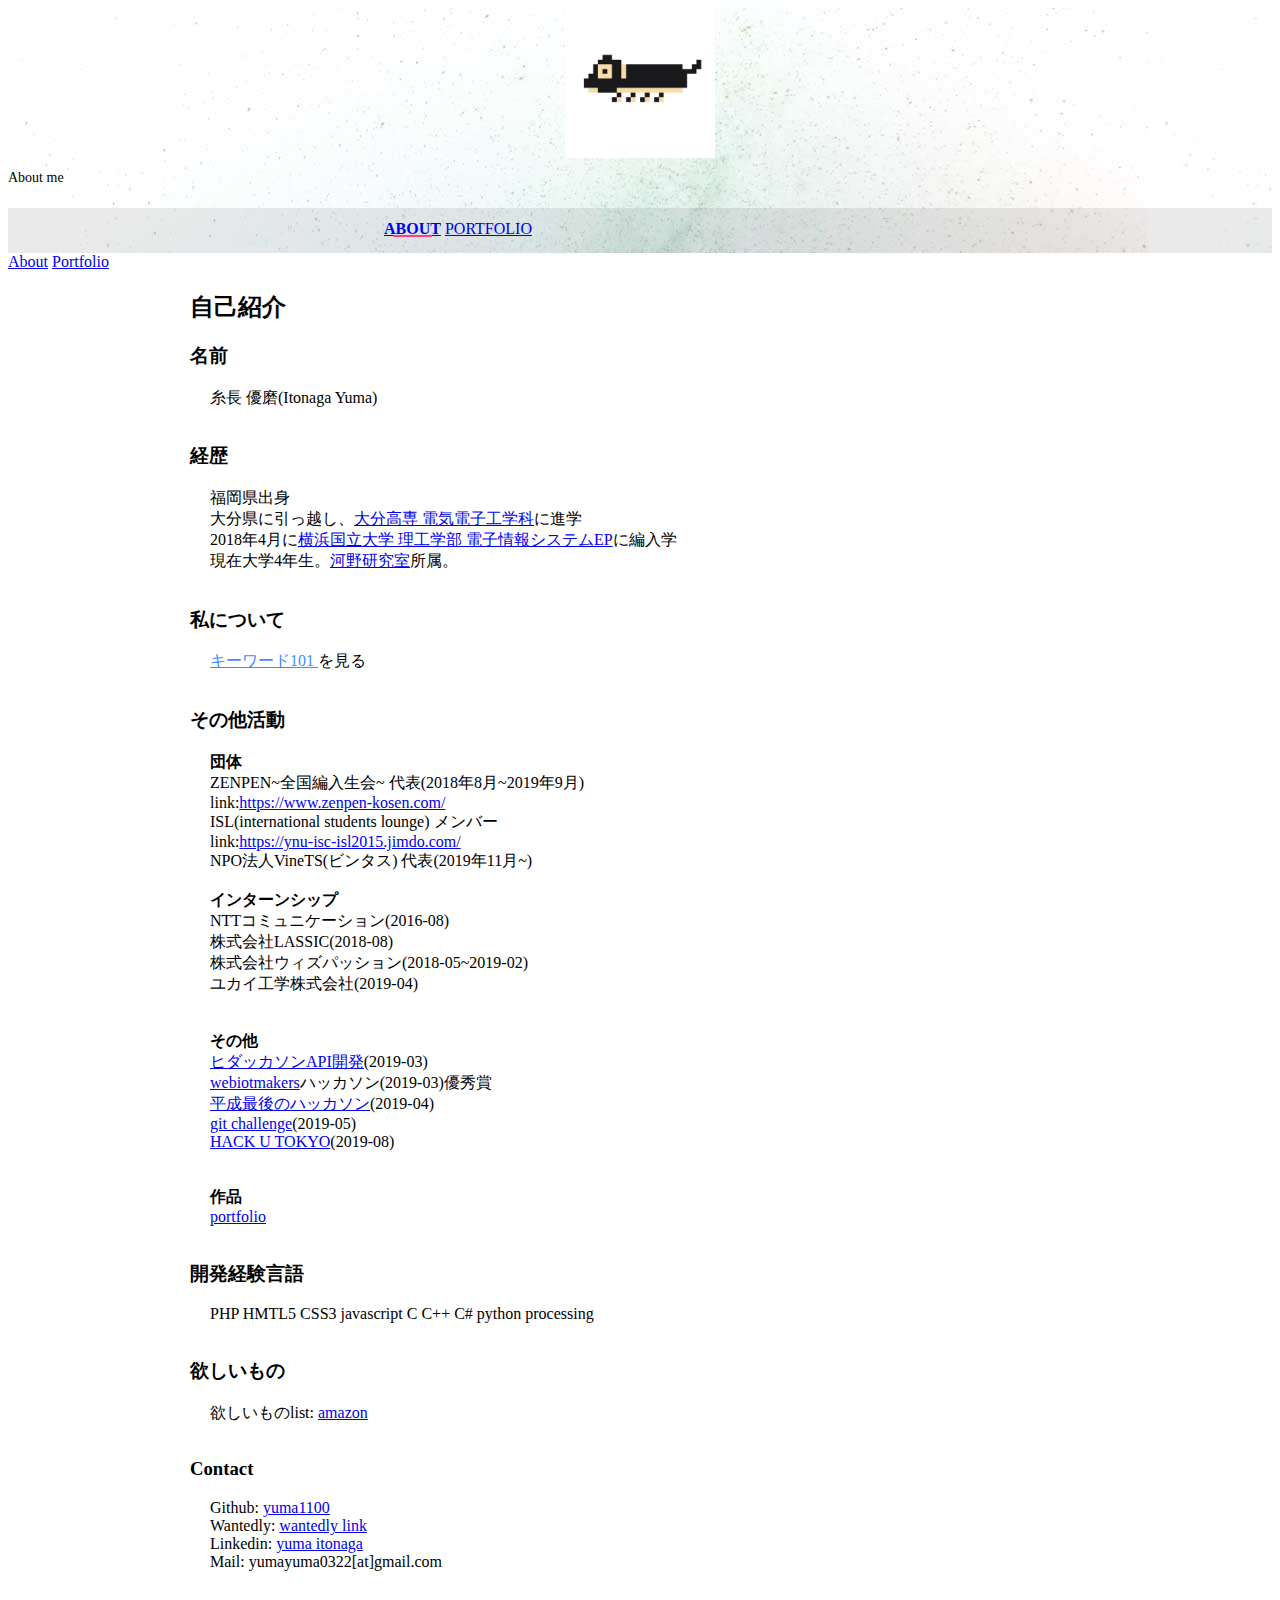
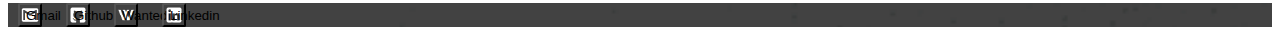
<file: index.html>
<!doctype html>
<html lang="ja">

<head　prefix="og: http://ogp.me/ns# fb: http://ogp.me/ns/ fb# website: http://ogp.me/ns/ website#">
	<!-- Global site tag (gtag.js) - Google Analytics -->
	<script async src="https://www.googletagmanager.com/gtag/js?id=UA-137348525-1"></script>
	<script>
	window.dataLayer = window.dataLayer || [];
	function gtag(){dataLayer.push(arguments);}
	gtag('js', new Date());

	gtag('config', 'UA-137348525-1');

	</script>
	<meta charset="utf-8">
	<meta http-equiv="X-UA-Compatible" content="IE=edge">
	<meta name="description" content="mozzy portfolio">
	<meta name="viewport" content="width=device-width, initial-scale=1.0, minimum-scale=1.0">
	<link rel="shortcut icon" href="images/yuma_dot.jpg" />
	<meta name="twitter:card" content="summary" />
	<meta name="twitter:site" content="@cuscle1100" />
	<meta property="og:url" content="https://www.mozzz.work" /> 
	<meta property="og:title" content="itonaga(mozzz)" />
	<meta property="og:description" content="itonaga yuma (mozzz) hp." /> 
	<meta property="og:image" content="https://scontent-nrt1-1.cdninstagram.com/vp/4af2537861ff0f459db5fe34a48ca4eb/5D322AD8/t51.2885-15/e35/52964929_2219319958384358_8340023051114693089_n.jpg?_nc_ht=scontent-nrt1-1.cdninstagram.com" /> 
	<title>Yuma(mozzz)</title>
	<script src="https://ajax.googleapis.com/ajax/libs/jquery/3.3.1/jquery.min.js"></script>
	<script src="lazysizes.js"></script>
	<link rel="stylesheet" href="https://fonts.googleapis.com/css?family=Roboto:regular,bold,italic,thin,light,bolditalic,black,medium&amp;lang=en">
	<link rel="stylesheet" href="https://code.getmdl.io/1.3.0/material.grey-blue.min.css" />
	<link rel="stylesheet" href="https://fonts.googleapis.com/icon?family=Material+Icons">
	<link rel="stylesheet" href="styles.css" />
	<link rel="shortcut icon" href="favicon.ico" type="image/x-icon">
</head>

<body>
	<div class="mdl-layout mdl-js-layout mdl-layout--fixed-header">
		<header class="mdl-layout__header mdl-layout__header--waterfall portfolio-header">
			<div class="mdl-layout__header-row portfolio-logo-row">
				<span class="mdl-layout__title">
					<div class="portfolio-logo"></div>
					<span class="mdl-layout__title">About me</span>
				</span>
			</div>
			<div class="mdl-layout__header-row portfolio-navigation-row mdl-layout--large-screen-only">
				<nav class="mdl-navigation mdl-typography--body-1-force-preferred-font">
					<a class="mdl-navigation__link is-active" href="index.html">About</a>
					<a class="mdl-navigation__link" href="portfolio.html">Portfolio</a>
				</nav>
			</div>
		</header>
		<div class="mdl-layout__drawer mdl-layout--small-screen-only">
			<nav class="mdl-navigation mdl-typography--body-1-force-preferred-font">
				<a class="mdl-navigation__link now-position" href="index.html">About</a>
				<a class="mdl-navigation__link" href="portfolio.html">Portfolio</a>
			</nav>
		</div>
		<main class="mdl-layout__content">
			<div class="mdl-grid portfolio-max-width">

				<div class="mdl-cell mdl-cell--12-col mdl-card mdl-shadow--4dp">
					<div class="mdl-card__title">
						<h2 class="mdl-card__title-text">自己紹介</h2>
					</div>

					<div class="mdl-grid portfolio-copy">
						<h3 class="mdl-cell mdl-cell--12-col mdl-typography--headline">名前</h3>
						<div class="mdl-cell mdl-cell--8-col mdl-card__supporting-text no-padding ">
							<p>
								糸長 優磨(Itonaga Yuma)
							</p>
						</div>
						<h3 class="mdl-cell mdl-cell--12-col mdl-typography--headline">経歴</h3>
						<div class="mdl-cell mdl-cell--8-col mdl-card__supporting-text no-padding ">
							<p>
								福岡県出身<br>
								大分県に引っ越し、<a href="http://ee.oita-ct.ac.jp/">大分高専 電気電子工学科</a>に進学<br>
								2018年4月に<a href="http://www.ece.ynu.ac.jp/">横浜国立大学 理工学部 電子情報システムEP</a>に編入学 <br>
								現在大学4年生。<a href="http://www.kohnolab.dnj.ynu.ac.jp/">河野研究室</a>所属。
							</p>
						</div>
						<h3 class="mdl-cell mdl-cell--12-col mdl-typography--headline">私について</h3>
						<div class="mdl-cell mdl-cell--8-col mdl-card__supporting-text no-padding ">
							<p>
								<span id='keyword101' class='key'>
									キーワード101
								</span>を見る
							</p>
						</div>
						




						<h3 class="mdl-cell mdl-cell--12-col mdl-typography--headline">その他活動</h3>

						<div class="mdl-cell mdl-cell--8-col mdl-card__supporting-text no-padding ">
							<p>
								<b>団体</b><br>
								ZENPEN~全国編入生会~ 代表(2018年8月~2019年9月) <br>link:<a href="https://www.zenpen-kosen.com/">https://www.zenpen-kosen.com/</a><br>
								ISL(international students lounge) メンバー <br>link:<a href="https://ynu-isc-isl2015.jimdo.com/">https://ynu-isc-isl2015.jimdo.com/</a> <br>
								NPO法人VineTS(ビンタス) 代表(2019年11月~)
								<br>
								<br><b>インターンシップ</b><br>
								NTTコミュニケーション(2016-08) <br>
								株式会社LASSIC(2018-08) <br>
								株式会社ウィズパッション(2018-05~2019-02) <br>
								ユカイ工学株式会社(2019-04) <br>
								<br>
								<br><b>その他</b><br>
								<a href="https://www.cyberagent.co.jp/careers/students/event/detail/id=22657">ヒダッカソンAPI開発</a>(2019-03) <br>
								<a href="https://webiotmakers.connpass.com/event/110708/">webiotmakers</a>ハッカソン(2019-03)優秀賞<br>
								<a href="https://www.cyberagent.co.jp/careers/students/event/detail/id=22909">平成最後のハッカソン</a>(2019-04)<br>
								<a href="https://alpha.mixi.co.jp/entry/2015/10/16/114203">git challenge</a>(2019-05) <br>
								<a href="https://hacku.yahoo.co.jp/2019/">HACK U TOKYO</a>(2019-08) <br>
								<br>
								<br><b>作品</b><br>
								<a href="./portfolio.html">portfolio</a>
							</p>
						</div>
						<h3 class="mdl-cell mdl-cell--12-col mdl-typography--headline">開発経験言語</h3>

						<div class="mdl-cell mdl-cell--8-col mdl-card__supporting-text no-padding ">
							<p>
								<span class="inline"> PHP </span>
								<span class="inline"> HMTL5 </span>
								<span class="inline"> CSS3 </span>
								<span class="inline"> javascript </span>
								<span class="inline"> C </span>
								<span class="inline"> C++ </span>
								<span class="inline"> C# </span>
								<span class="inline"> python </span>
								<span class="inline"> processing </span>
							</p>
						</div>
						
						<h3 class="mdl-cell mdl-cell--12-col mdl-typography--headline">欲しいもの</h3>

						<div class="mdl-cell mdl-cell--8-col mdl-card__supporting-text no-padding ">
							<p>
								欲しいものlist: <a href="http://amzn.asia/0V6Yq0q">amazon</a><br>
							</p>
						</div>

						<h3 class="mdl-cell mdl-cell--12-col mdl-typography--headline">Contact</h3>

						<div class="mdl-cell mdl-cell--8-col mdl-card__supporting-text no-padding ">
							<p>
								Github: <a href="https://github.com/yuma1100">yuma1100</a><br>
								Wantedly: <a href="https://www.wantedly.com/users/66228158">wantedly link</a><br>
								Linkedin: <a href="https://www.linkedin.com/in/yuma-itonaga-56633b175">yuma itonaga</a> <br>
								Mail: yumayuma0322[at]gmail.com
							</p>
						</div>
					</div>
				</div>
			</div>
			<footer class="mdl-mini-footer">
				<div class="mdl-mini-footer__left-section">
					<button class="mdl-mini-footer--social-btn social-btn social-btn__gmail" onclick="location.href='mailto:yumayuma0322@gmail.com'">
						<span class="visuallyhidden">Gmail</span>
					</button>
					<button class="mdl-mini-footer--social-btn social-btn social-btn__github" onclick="location.href='https://github.com/yuma1100'">
						<span class="visuallyhidden">Github</span>
					</button>
					<button class="mdl-mini-footer--social-btn social-btn social-btn__wantedly" onclick="location.href='https://www.wantedly.com/users/66228158'">
						<span class="visuallyhidden">Wantedly</span>
					</button>
					<button class="mdl-mini-footer--social-btn social-btn social-btn__linkedin" onclick="location.href='https://www.linkedin.com/in/yuma-itonaga-56633b175'">
						<span class="visuallyhidden">Linkedin</span>
					</button>
				</div>
			</footer>
		</main>
		<div id="back-curtain"></div>		
		<div  id="key101" class="mdl-cell mdl-cell--12-col mdl-card mdl-shadow--4dp act_article">
			<div class="mdl-card__media">
				<img class="act_image lazyload" src="images/keywords101lite.png" data-src="images/keywords101.png" border="0" alt="">
			</div>
			<div class="mdl-grid portfolio-copy">
				<h3 class="mdl-cell mdl-cell--12-col mdl-typography--headline port-title">キーワード101</h3>
				<div class="mdl-cell mdl-cell--6-col mdl-card__supporting-text no-padding">
					<p class="port">
						自分のキーワード101です。 サービス：<a href=https://coggle.it/diagram/XI82wthHehONE_5L/t/%E3%81%82%E3%81%AA%E3%81%9F%E3%82%92%E8%A1%A8%E3%81%99101%E3%82%AD%E3%83%BC%E3%83%AF%E3%83%BC%E3%83%89/1da9c0a91b1259dd9f79ddd6e33d3a2187b3ffa0d3c3cc99ada670628287b3f8>
						coggle</a>
					</p>
				</div>
				<button class="mdl-button mdl-js-button btn-center">
					close
				</button>
			</div>
		</div>
	</div>
	<script src="https://code.getmdl.io/1.3.0/material.min.js"></script>
	<script src="script.js"></script>
</body>

</html>
</file>
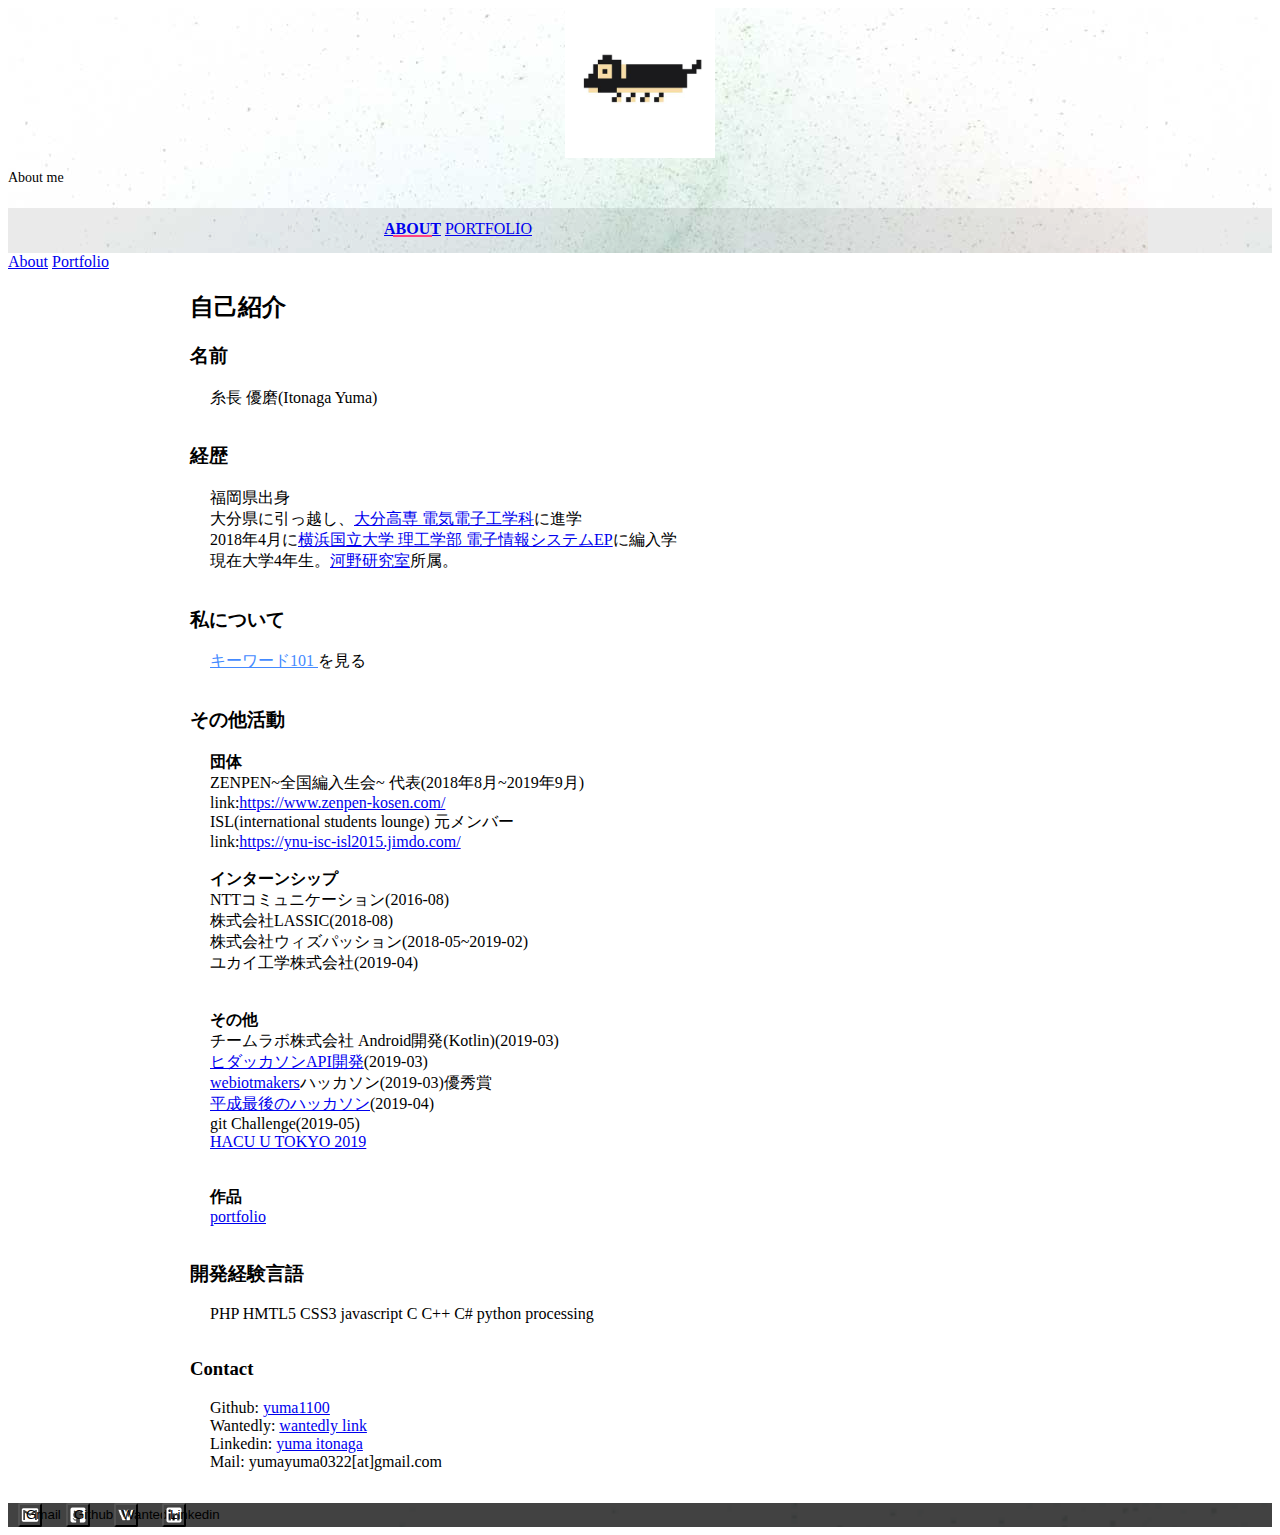
<file: profile.html>
<!doctype html>
<html lang="ja">

<head　prefix="og: http://ogp.me/ns# fb: http://ogp.me/ns/ fb# website: http://ogp.me/ns/ website#">
	<!-- Global site tag (gtag.js) - Google Analytics -->
	<script async src="https://www.googletagmanager.com/gtag/js?id=UA-137348525-1"></script>
	<script>
	window.dataLayer = window.dataLayer || [];
	function gtag(){dataLayer.push(arguments);}
	gtag('js', new Date());

	gtag('config', 'UA-137348525-1');
	</script>
	<meta charset="utf-8">
	<meta http-equiv="X-UA-Compatible" content="IE=edge">
	<meta name="description" content="mozzy portfolio">
	<meta name="viewport" content="width=device-width, initial-scale=1.0, minimum-scale=1.0">
	<link rel="shortcut icon" href="images/yuma_dot.jpg" />
	<meta name="twitter:card" content="summary" />
	<meta name="twitter:site" content="@cuscle1100" />
	<meta property="og:url" content="https://www.mozzz.work" /> 
	<meta property="og:title" content="itonaga(mozzz)" />
	<meta property="og:description" content="my hp." /> 
	<meta property="og:image" content="https://scontent-nrt1-1.cdninstagram.com/vp/4af2537861ff0f459db5fe34a48ca4eb/5D322AD8/t51.2885-15/e35/52964929_2219319958384358_8340023051114693089_n.jpg?_nc_ht=scontent-nrt1-1.cdninstagram.com" /> 
	<title>Yuma(mozzz)</title>
	<script src="https://ajax.googleapis.com/ajax/libs/jquery/3.3.1/jquery.min.js"></script>
	<script src="lazysizes.js"></script>
	<link rel="stylesheet" href="https://fonts.googleapis.com/css?family=Roboto:regular,bold,italic,thin,light,bolditalic,black,medium&amp;lang=en">
	<link rel="stylesheet" href="https://code.getmdl.io/1.3.0/material.grey-blue.min.css" />
	<link rel="stylesheet" href="https://fonts.googleapis.com/icon?family=Material+Icons">
	<link rel="stylesheet" href="styles.css" />
	<link rel="shortcut icon" href="favicon.ico" type="image/x-icon">
</head>

<body>
	<div class="mdl-layout mdl-js-layout mdl-layout--fixed-header">
		<header class="mdl-layout__header mdl-layout__header--waterfall portfolio-header">
			<div class="mdl-layout__header-row portfolio-logo-row">
				<span class="mdl-layout__title">
					<div class="portfolio-logo"></div>
					<span class="mdl-layout__title">About me</span>
				</span>
			</div>
			<div class="mdl-layout__header-row portfolio-navigation-row mdl-layout--large-screen-only">
				<nav class="mdl-navigation mdl-typography--body-1-force-preferred-font">
					<a class="mdl-navigation__link is-active" href="index.html">About</a>
					<a class="mdl-navigation__link" href="portfolio.html">Portfolio</a>
				</nav>
			</div>
		</header>
		<div class="mdl-layout__drawer mdl-layout--small-screen-only">
			<nav class="mdl-navigation mdl-typography--body-1-force-preferred-font">
				<a class="mdl-navigation__link now-position" href="index.html">About</a>
				<a class="mdl-navigation__link" href="portfolio.html">Portfolio</a>
			</nav>
		</div>
		<main class="mdl-layout__content">
			<div class="mdl-grid portfolio-max-width">

				<div class="mdl-cell mdl-cell--12-col mdl-card mdl-shadow--4dp">
					<div class="mdl-card__title">
						<h2 class="mdl-card__title-text">自己紹介</h2>
					</div>

					<div class="mdl-grid portfolio-copy">
						<h3 class="mdl-cell mdl-cell--12-col mdl-typography--headline">名前</h3>
						<div class="mdl-cell mdl-cell--8-col mdl-card__supporting-text no-padding ">
							<p>
								糸長 優磨(Itonaga Yuma)
							</p>
						</div>
						<h3 class="mdl-cell mdl-cell--12-col mdl-typography--headline">経歴</h3>
						<div class="mdl-cell mdl-cell--8-col mdl-card__supporting-text no-padding ">
							<p>
								福岡県出身<br>
								大分県に引っ越し、<a href="http://ee.oita-ct.ac.jp/">大分高専 電気電子工学科</a>に進学<br>
								2018年4月に<a href="http://www.ece.ynu.ac.jp/">横浜国立大学 理工学部 電子情報システムEP</a>に編入学 <br>
								現在大学4年生。<a href="http://www.kohnolab.dnj.ynu.ac.jp/">河野研究室</a>所属。
							</p>
						</div>
						<h3 class="mdl-cell mdl-cell--12-col mdl-typography--headline">私について</h3>
						<div class="mdl-cell mdl-cell--8-col mdl-card__supporting-text no-padding ">
							<p>
								<span id='keyword101' class='key'>
									キーワード101
								</span>を見る
							</p>
						</div>
						




						<h3 class="mdl-cell mdl-cell--12-col mdl-typography--headline">その他活動</h3>

						<div class="mdl-cell mdl-cell--8-col mdl-card__supporting-text no-padding ">
							<p>
								<b>団体</b><br>
								ZENPEN~全国編入生会~ 代表(2018年8月~2019年9月) <br>link:<a href="https://www.zenpen-kosen.com/">https://www.zenpen-kosen.com/</a><br>
								ISL(international students lounge) 元メンバー <br>link:<a href="https://ynu-isc-isl2015.jimdo.com/">https://ynu-isc-isl2015.jimdo.com/</a> 
								<br>
								<br><b>インターンシップ</b><br>
								NTTコミュニケーション(2016-08) <br>
								株式会社LASSIC(2018-08) <br>
								株式会社ウィズパッション(2018-05~2019-02) <br>
								ユカイ工学株式会社(2019-04) <br>
								<br>
								<br><b>その他</b><br>
								チームラボ株式会社 Android開発(Kotlin)(2019-03) <br>
								<a href="https://www.cyberagent.co.jp/careers/students/event/detail/id=22657">ヒダッカソンAPI開発</a>(2019-03) <br>
								<a href="https://webiotmakers.connpass.com/event/110708/">webiotmakers</a>ハッカソン(2019-03)優秀賞<br>
								<a href="https://www.cyberagent.co.jp/careers/students/event/detail/id=22909">平成最後のハッカソン</a>(2019-04)<br>
								git Challenge(2019-05) <br>
								<a href="https://hacku.yahoo.co.jp/hacku2019tokyo/">HACU U TOKYO 2019</a><br>
								<br>
								<br><b>作品</b><br>
								<a href="./portfolio.html">portfolio</a>
							</p>
						</div>
						<h3 class="mdl-cell mdl-cell--12-col mdl-typography--headline">開発経験言語</h3>

						<div class="mdl-cell mdl-cell--8-col mdl-card__supporting-text no-padding ">
							<p>
								<span class="inline"> PHP </span>
								<span class="inline"> HMTL5 </span>
								<span class="inline"> CSS3 </span>
								<span class="inline"> javascript </span>
								<span class="inline"> C </span>
								<span class="inline"> C++ </span>
								<span class="inline"> C# </span>
								<span class="inline"> python </span>
								<span class="inline"> processing </span>
							</p>
						</div>
						<h3 class="mdl-cell mdl-cell--12-col mdl-typography--headline">Contact</h3>

						<div class="mdl-cell mdl-cell--8-col mdl-card__supporting-text no-padding ">
							<p>
								Github: <a href="https://github.com/yuma1100">yuma1100</a><br>
								Wantedly: <a href="https://www.wantedly.com/users/66228158">wantedly link</a><br>
								Linkedin: <a href="https://www.linkedin.com/in/yuma-itonaga-56633b175">yuma itonaga</a> <br>
								Mail: yumayuma0322[at]gmail.com
							</p>
						</div>
					</div>
				</div>
			</div>
			<footer class="mdl-mini-footer">
				<div class="mdl-mini-footer__left-section">
					<button class="mdl-mini-footer--social-btn social-btn social-btn__gmail" onclick="location.href='mailto:yumayuma0322@gmail.com'">
						<span class="visuallyhidden">Gmail</span>
					</button>
					
					<button class="mdl-mini-footer--social-btn social-btn social-btn__github" onclick="location.href='https://github.com/yuma1100'">
						<span class="visuallyhidden">Github</span>
					</button>
					<button class="mdl-mini-footer--social-btn social-btn social-btn__wantedly" onclick="location.href='https://www.wantedly.com/users/66228158'">
						<span class="visuallyhidden">Wantedly</span>
					</button>
					<button class="mdl-mini-footer--social-btn social-btn social-btn__linkedin" onclick="location.href='https://www.linkedin.com/in/yuma-itonaga-56633b175'">
						<span class="visuallyhidden">Linkedin</span>
					</button>
				</div>
			</footer>
		</main>
		<div id="back-curtain"></div>		
		<div  id="key101" class="mdl-cell mdl-cell--12-col mdl-card mdl-shadow--4dp act_article">
			<div class="mdl-card__media">
				<img class="act_image lazyload" src="images/keywords101lite.png" data-src="images/keywords101.png" border="0" alt="">
			</div>
			<div class="mdl-grid portfolio-copy">
				<h3 class="mdl-cell mdl-cell--12-col mdl-typography--headline port-title">キーワード101</h3>
				<div class="mdl-cell mdl-cell--6-col mdl-card__supporting-text no-padding">
					<p class="port">
						自分のキーワード101です。 サービス：<a href=https://coggle.it/diagram/XI82wthHehONE_5L/t/%E3%81%82%E3%81%AA%E3%81%9F%E3%82%92%E8%A1%A8%E3%81%99101%E3%82%AD%E3%83%BC%E3%83%AF%E3%83%BC%E3%83%89/1da9c0a91b1259dd9f79ddd6e33d3a2187b3ffa0d3c3cc99ada670628287b3f8>
						coggle</a>
					</p>
				</div>
				<button class="mdl-button mdl-js-button btn-center">
					close
				</button>
			</div>
		</div>
	</div>
	<script src="https://code.getmdl.io/1.3.0/material.min.js"></script>
	<script src="script.js"></script>
</body>

</html>
</file>
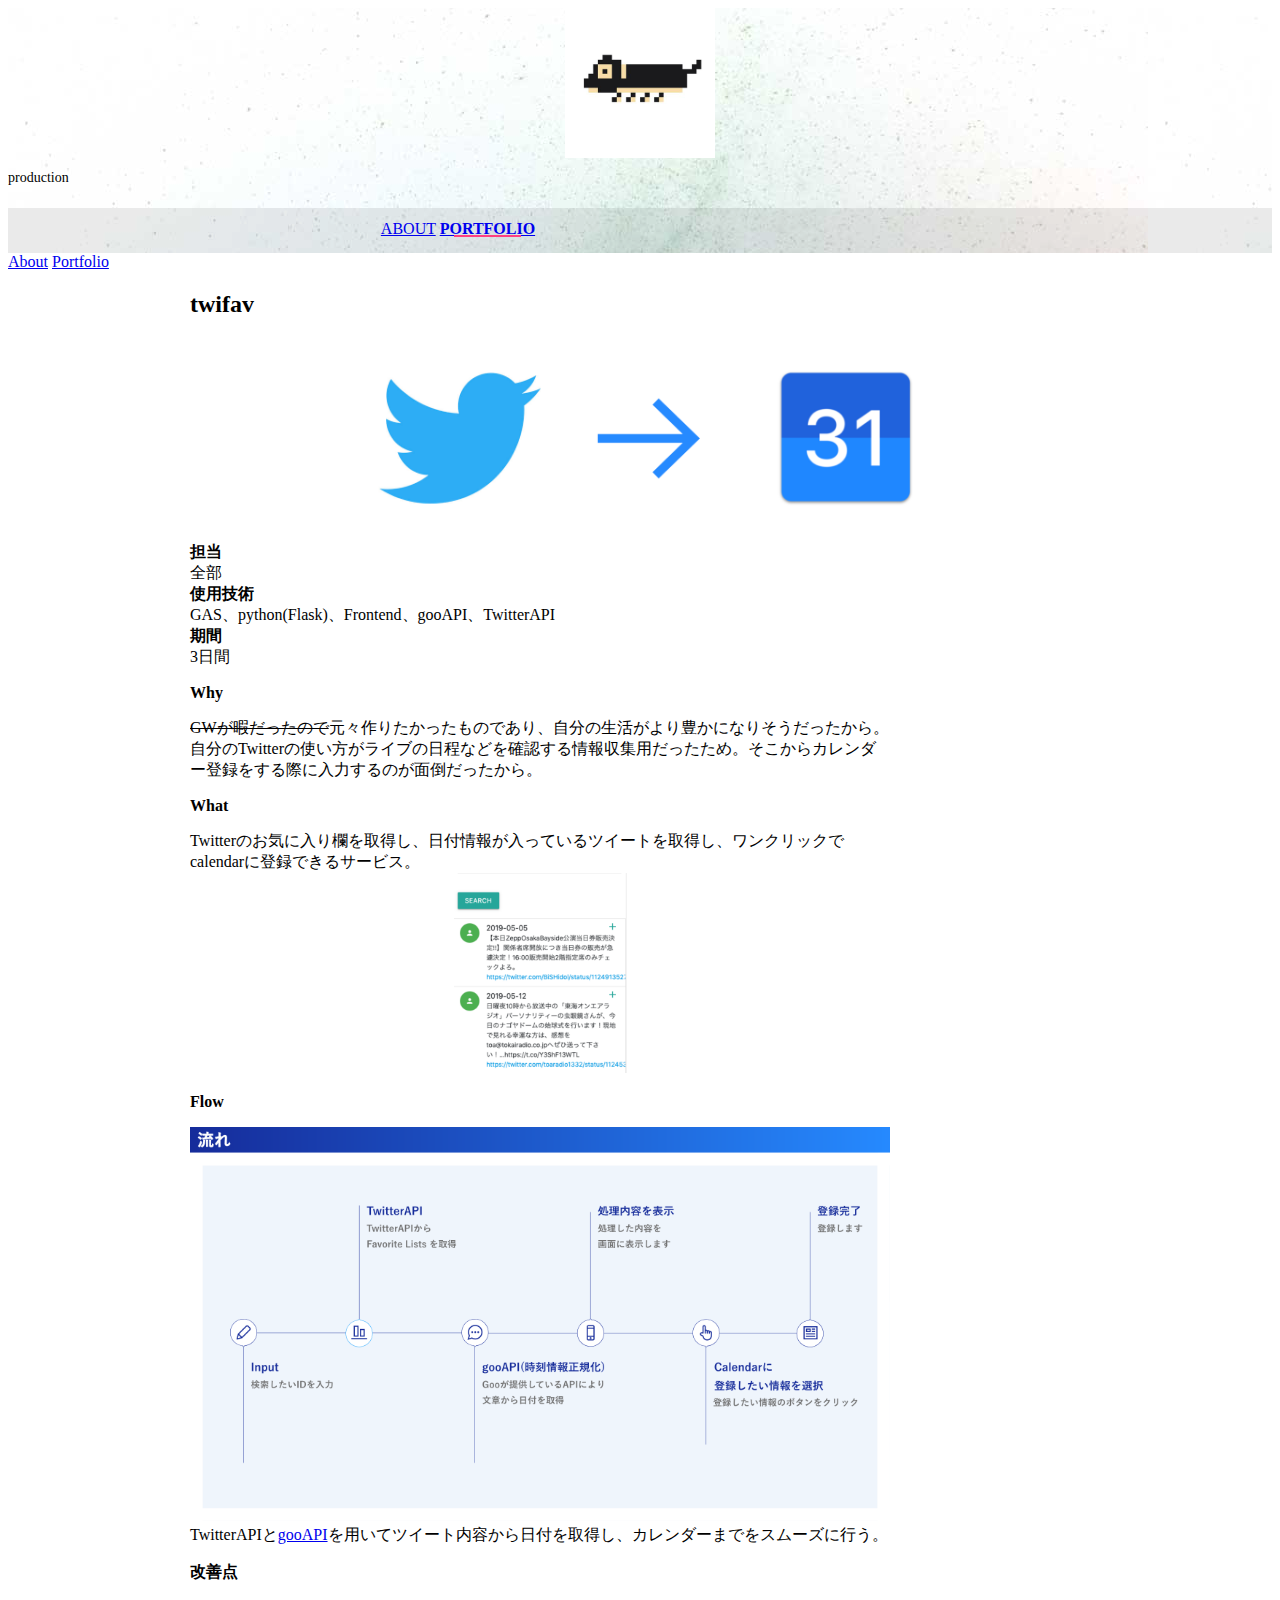
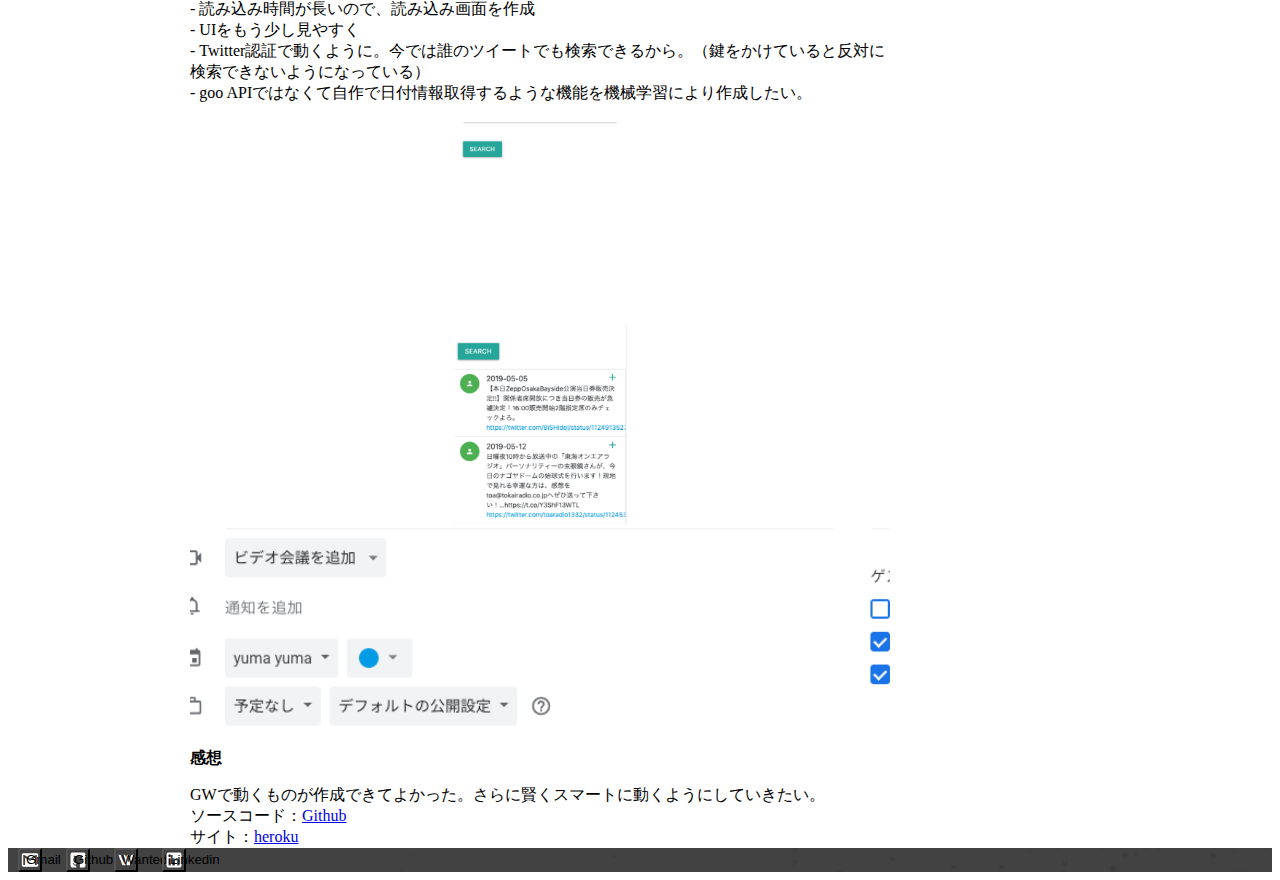
<file: portfolio/4.html>
<!doctype html>
<html lang="ja">

<head>
	<meta charset="utf-8">
	<meta http-equiv="X-UA-Compatible" content="IE=edge">
	<meta name="description" content="2020年GWに作成したもの">
	<meta name="viewport" content="width=device-width, initial-scale=1.0, minimum-scale=1.0">
	<link rel="shortcut icon" href="../images/yuma_dot.jpg" />
	<meta name="twitter:card" content="summary" />
	<meta name="twitter:site" content="@mozzz111010" />
	<meta property="og:url" content="https://www.mozzz.work" /> 
	<meta property="og:title" content="twifav" />
	<meta property="og:description" content="twifav" /> 
	<meta property="og:image" content="https://scontent-nrt1-1.cdninstagram.com/vp/4af2537861ff0f459db5fe34a48ca4eb/5D322AD8/t51.2885-15/e35/52964929_2219319958384358_8340023051114693089_n.jpg?_nc_ht=scontent-nrt1-1.cdninstagram.com" /> 
	<title>twifav</title>
	<script src="https://ajax.googleapis.com/ajax/libs/jquery/3.3.1/jquery.min.js"></script>
	<link rel="stylesheet" href="https://fonts.googleapis.com/css?family=Roboto:regular,bold,italic,thin,light,bolditalic,black,medium&amp;lang=en">
	<link rel="stylesheet" href="https://code.getmdl.io/1.3.0/material.grey-blue.min.css" />
	<link rel="stylesheet" href="https://fonts.googleapis.com/icon?family=Material+Icons">
	<link rel="stylesheet" href="../styles.css" />
	<link rel="shortcut icon" href="../favicon.ico" type="image/x-icon">
</head>

<body>
	<div class="mdl-layout mdl-js-layout mdl-layout--fixed-header">
		<header class="mdl-layout__header mdl-layout__header--waterfall portfolio-header">
			<div class="mdl-layout__header-row portfolio-logo-row">
				<span class="mdl-layout__title">
					<div class="portfolio-logo"></div>
					<span class="mdl-layout__title">production</span>
				</span>
			</div>
			<div class="mdl-layout__header-row portfolio-navigation-row mdl-layout--large-screen-only">
				<nav class="mdl-navigation mdl-typography--body-1-force-preferred-font">
					<a class="mdl-navigation__link" href="../index.html">About</a>
					<a class="mdl-navigation__link is-active" href="../portfolio.html">Portfolio</a>
				</nav>
			</div>
		</header>
		<div class="mdl-layout__drawer mdl-layout--small-screen-only">
			<nav class="mdl-navigation mdl-typography--body-1-force-preferred-font">
				<a class="mdl-navigation__link" href="../index.html">About</a>
				<a class="mdl-navigation__link is-active" href="../portfolio.html">Portfolio</a>
			</nav>
		</div>
		<main class="mdl-layout__content">
			<div class="mdl-grid portfolio-max-width">
				<div class="mdl-cell mdl-cell--12-col mdl-card mdl-shadow--4dp">
					<div class="mdl-card__title">
						<h2 class="mdl-card__title-text">twifav</h2>
					</div>
					<div class="mdl-card__media">
						<img class="article-image" src="../images/twifav/main.png" border="0" alt="">
					</div>
					<div class="mdl-card__supporting-text">
						<strong>担当</strong> <br>
						<span>全部</span><br>
						<strong>使用技術</strong> <br>
						<span>GAS、python(Flask)、Frontend、gooAPI、TwitterAPI</span><br>
						<strong>期間</strong><br>
						<span>3日間</span>
					</div>
					<div class="mdl-grid portfolio-copy">
						<h3 class="mdl-cell mdl-cell--12-col mdl-typography--headline port-title">Why</h3>
						<div class="mdl-card__supporting-text">
							<s>GWが暇だったので</s>元々作りたかったものであり、自分の生活がより豊かになりそうだったから。<br>
							自分のTwitterの使い方がライブの日程などを確認する情報収集用だったため。そこからカレンダー登録をする際に入力するのが面倒だったから。
						</div>
						<h3 class="mdl-cell mdl-cell--12-col mdl-typography--headline port-title">What</h3>
						<div class="mdl-card__supporting-text">
							Twitterのお気に入り欄を取得し、日付情報が入っているツイートを取得し、ワンクリックでcalendarに登録できるサービス。
						</div>
						<div class="mdl-cell mdl-cell--12-col">
							<img class="article-image" src="../images/twifav/Search.png" border="0" alt="">
						</div>
						<h3 class="mdl-cell mdl-cell--12-col mdl-typography--headline port-title">Flow</h3>
						<div class="mdl-cell mdl-cell--12-col">
							<img class="article-image-comp" src="../images/twifav/flow.png" border="0" alt="">
						</div>
						<div class="mdl-card__supporting-text">
								TwitterAPIと<a href="https://labs.goo.ne.jp/api/">gooAPI</a>を用いてツイート内容から日付を取得し、カレンダーまでをスムーズに行う。
						</div>
						<h3 class="mdl-cell mdl-cell--12-col mdl-typography--headline port-title">改善点</h3>
						<div class="mdl-cell mdl-cell--6-col mdl-card__supporting-text no-padding">
							<p class="port">
								- 読み込み時間が長いので、読み込み画面を作成<br>
								- UIをもう少し見やすく<br>
								- Twitter認証で動くように。今では誰のツイートでも検索できるから。（鍵をかけていると反対に検索できないようになっている）<br>
								- goo APIではなくて自作で日付情報取得するような機能を機械学習により作成したい。<br>
							</p>
						</div>
						<div class="mdl-cell mdl-cell--6-col">
								<img class="article-image" src="../images/twifav/top.png" border="0" alt="">
						</div>
						<div class="mdl-cell mdl-cell--6-col">
								<img class="article-image" src="../images/twifav/Search.png" border="0" alt="">
						</div>
						<div class="mdl-cell mdl-cell--6-col">
								<img class="article-image" src="../images/twifav/reg.png" border="0" alt="">
						</div>
						<h3 class="mdl-cell mdl-cell--12-col mdl-typography--headline port-title">感想</h3>
						<div class="mdl-card__supporting-text">
							GWで動くものが作成できてよかった。さらに賢くスマートに動くようにしていきたい。<br>
							ソースコード：<a href="https://github.com/yuma1100/twitter-calendar">Github</a><br>
							サイト：<a href="https://twifav.herokuapp.com/">heroku</a>
						</div>
					</div>
				</div>
			</div>
			<footer class="mdl-mini-footer">
				<div class="mdl-mini-footer__left-section">
					<button class="mdl-mini-footer--social-btn social-btn social-btn__gmail" onclick="location.href='mailto:yumayuma0322@gmail.com'">
						<span class="visuallyhidden">Gmail</span>
					</button>
					
					<button class="mdl-mini-footer--social-btn social-btn social-btn__github" onclick="location.href='https://github.com/yuma1100'">
						<span class="visuallyhidden">Github</span>
					</button>
					<button class="mdl-mini-footer--social-btn social-btn social-btn__wantedly" onclick="location.href='https://www.wantedly.com/users/66228158'">
						<span class="visuallyhidden">Wantedly</span>
					</button>
					<button class="mdl-mini-footer--social-btn social-btn social-btn__linkedin" onclick="location.href='https://www.linkedin.com/in/yuma-itonaga-56633b175'">
						<span class="visuallyhidden">Linkedin</span>
					</button>
				</div>
			</footer>
		</main>
	</div>
	<script src="https://code.getmdl.io/1.0.6/material.min.js"></script>
	<script src="../script.js"></script>
</body>

</html>
</file>
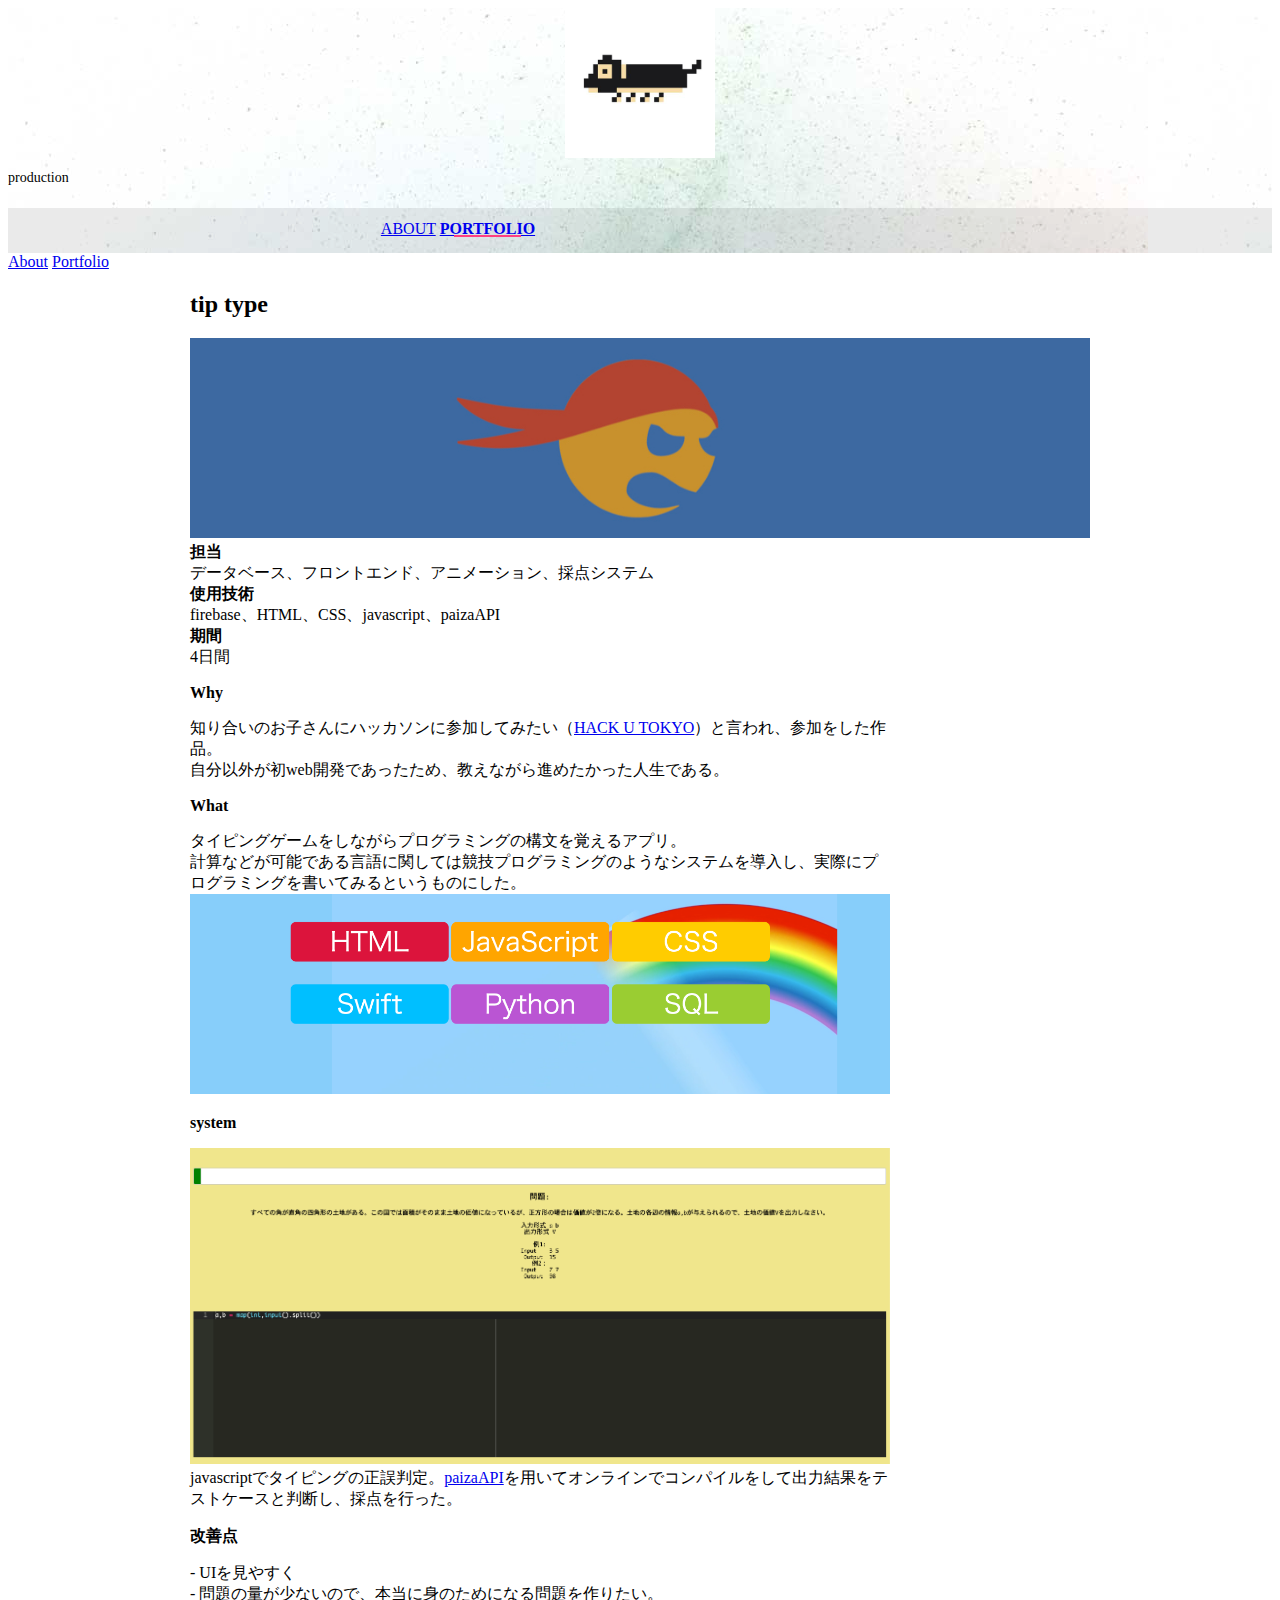
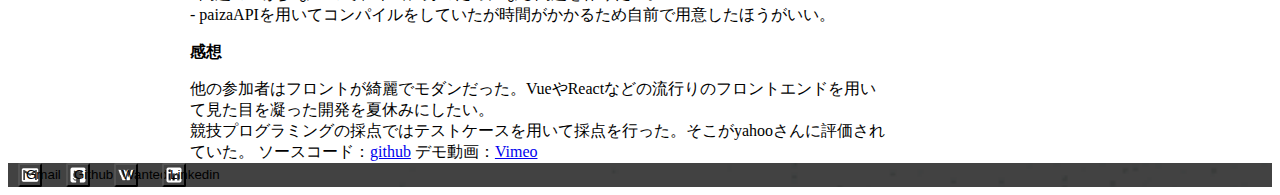
<file: portfolio/5.html>
<!doctype html>
<html lang="ja">

<head>
	<meta charset="utf-8">
	<meta http-equiv="X-UA-Compatible" content="IE=edge">
	<meta name="description" content="HACK U TOKYO作品物">
	<meta name="viewport" content="width=device-width, initial-scale=1.0, minimum-scale=1.0">
	<link rel="shortcut icon" href="../images/yuma_dot.jpg" />
	<meta name="twitter:card" content="summary" />
	<meta name="twitter:site" content="@mozzz111010" />
	<meta property="og:url" content="https://www.mozzz.work" />
	<meta property="og:title" content="tiptype" />
	<meta property="og:description" content="tiptype" />
	<meta property="og:image"
		content="https://scontent-nrt1-1.cdninstagram.com/vp/4af2537861ff0f459db5fe34a48ca4eb/5D322AD8/t51.2885-15/e35/52964929_2219319958384358_8340023051114693089_n.jpg?_nc_ht=scontent-nrt1-1.cdninstagram.com" />
	<title>tip type</title>
	<script src="https://ajax.googleapis.com/ajax/libs/jquery/3.3.1/jquery.min.js"></script>
	<link rel="stylesheet"
		href="https://fonts.googleapis.com/css?family=Roboto:regular,bold,italic,thin,light,bolditalic,black,medium&amp;lang=en">
	<link rel="stylesheet" href="https://code.getmdl.io/1.3.0/material.grey-blue.min.css" />
	<link rel="stylesheet" href="https://fonts.googleapis.com/icon?family=Material+Icons">
	<link rel="stylesheet" href="../styles.css" />
	<link rel="shortcut icon" href="../favicon.ico" type="image/x-icon">
</head>

<body>
	<div class="mdl-layout mdl-js-layout mdl-layout--fixed-header">
		<header class="mdl-layout__header mdl-layout__header--waterfall portfolio-header">
			<div class="mdl-layout__header-row portfolio-logo-row">
				<span class="mdl-layout__title">
					<div class="portfolio-logo"></div>
					<span class="mdl-layout__title">production</span>
				</span>
			</div>
			<div class="mdl-layout__header-row portfolio-navigation-row mdl-layout--large-screen-only">
				<nav class="mdl-navigation mdl-typography--body-1-force-preferred-font">
					<a class="mdl-navigation__link" href="../index.html">About</a>
					<a class="mdl-navigation__link is-active" href="../portfolio.html">Portfolio</a>
				</nav>
			</div>
		</header>
		<div class="mdl-layout__drawer mdl-layout--small-screen-only">
			<nav class="mdl-navigation mdl-typography--body-1-force-preferred-font">
				<a class="mdl-navigation__link" href="../index.html">About</a>
				<a class="mdl-navigation__link is-active" href="../portfolio.html">Portfolio</a>
			</nav>
		</div>
		<main class="mdl-layout__content">
			<div class="mdl-grid portfolio-max-width">
				<div class="mdl-cell mdl-cell--12-col mdl-card mdl-shadow--4dp">
					<div class="mdl-card__title">
						<h2 class="mdl-card__title-text">tip type</h2>
					</div>
					<div class="mdl-card__media">
						<img class="article-image" src="../images/tiptype/icon.jpeg" border="0" alt="">
					</div>
					<div class="mdl-card__supporting-text">
						<strong>担当</strong> <br>
						<span>データベース、フロントエンド、アニメーション、採点システム</span><br>
						<strong>使用技術</strong> <br>
						<span>firebase、HTML、CSS、javascript、paizaAPI</span><br>
						<strong>期間</strong><br>
						<span>4日間</span>
					</div>
					<div class="mdl-grid portfolio-copy">
						<h3 class="mdl-cell mdl-cell--12-col mdl-typography--headline port-title">Why</h3>
						<div class="mdl-card__supporting-text">
							知り合いのお子さんにハッカソンに参加してみたい（<a href="https://hacku.yahoo.co.jp/hacku2019tokyo/">HACK U
								TOKYO</a>）と言われ、参加をした作品。<br>
							自分以外が初web開発であったため、教えながら進めたかった人生である。
						</div>
						<h3 class="mdl-cell mdl-cell--12-col mdl-typography--headline port-title">What</h3>
						<div class="mdl-card__supporting-text">
							タイピングゲームをしながらプログラミングの構文を覚えるアプリ。<br>
							計算などが可能である言語に関しては競技プログラミングのようなシステムを導入し、実際にプログラミングを書いてみるというものにした。
						</div>
						<div class="mdl-cell mdl-cell--12-col">
							<img class="article-image" src="../images/tiptype/hack1.png" border="0" alt="">
						</div>
						<h3 class="mdl-cell mdl-cell--12-col mdl-typography--headline port-title">system</h3>
						<div class="mdl-cell mdl-cell--12-col">
							<img class="article-image-comp" src="../images/tiptype/hack2.png" border="0" alt="">
						</div>
						<div class="mdl-card__supporting-text">
							javascriptでタイピングの正誤判定。<a
								href="http://api.paiza.io/docs/swagger/#!/runners/">paizaAPI</a>を用いてオンラインでコンパイルをして出力結果をテストケースと判断し、採点を行った。
						</div>
						<h3 class="mdl-cell mdl-cell--12-col mdl-typography--headline port-title">改善点</h3>
						<div class="mdl-card__supporting-text">
							- UIを見やすく<br>
							- 問題の量が少ないので、本当に身のためになる問題を作りたい。<br>
							- paizaAPIを用いてコンパイルをしていたが時間がかかるため自前で用意したほうがいい。<br>
						</div>
						<h3 class="mdl-cell mdl-cell--12-col mdl-typography--headline port-title">感想</h3>
						<div class="mdl-card__supporting-text">
							他の参加者はフロントが綺麗でモダンだった。VueやReactなどの流行りのフロントエンドを用いて見た目を凝った開発を夏休みにしたい。<br>
							競技プログラミングの採点ではテストケースを用いて採点を行った。そこがyahooさんに評価されていた。
							ソースコード：<a href="https://github.com/hacku-jokers/typing_game">github</a>
							デモ動画：<a href="https://vimeo.com/354445841">Vimeo</a>
						</div>
					</div>
				</div>
			</div>
			<footer class="mdl-mini-footer">
				<div class="mdl-mini-footer__left-section">
					<button class="mdl-mini-footer--social-btn social-btn social-btn__gmail"
						onclick="location.href='mailto:yumayuma0322@gmail.com'">
						<span class="visuallyhidden">Gmail</span>
					</button>

					<button class="mdl-mini-footer--social-btn social-btn social-btn__github"
						onclick="location.href='https://github.com/yuma1100'">
						<span class="visuallyhidden">Github</span>
					</button>
					<button class="mdl-mini-footer--social-btn social-btn social-btn__wantedly"
						onclick="location.href='https://www.wantedly.com/users/66228158'">
						<span class="visuallyhidden">Wantedly</span>
					</button>
					<button class="mdl-mini-footer--social-btn social-btn social-btn__linkedin"
						onclick="location.href='https://www.linkedin.com/in/yuma-itonaga-56633b175'">
						<span class="visuallyhidden">Linkedin</span>
					</button>
				</div>
			</footer>
		</main>
	</div>
	<script src="https://code.getmdl.io/1.0.6/material.min.js"></script>
	<script src="../script.js"></script>
</body>

</html>
</file>
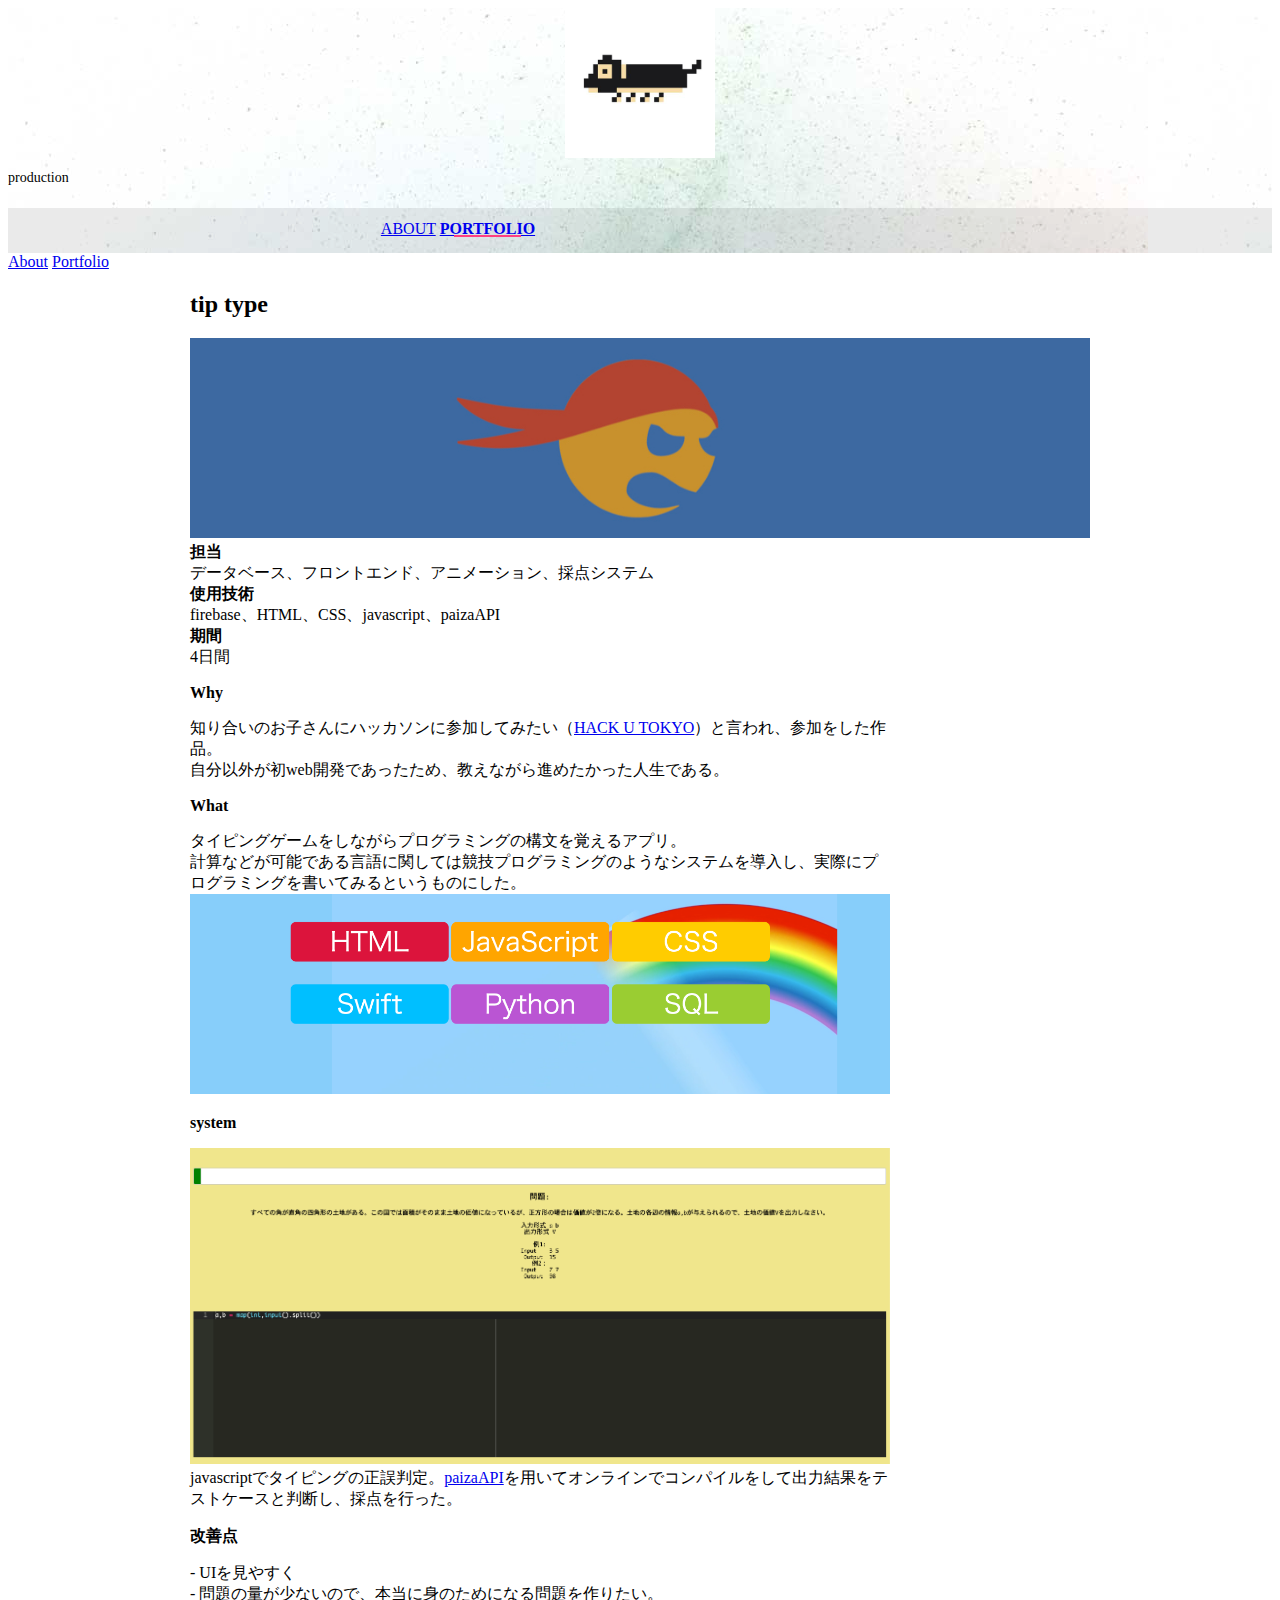
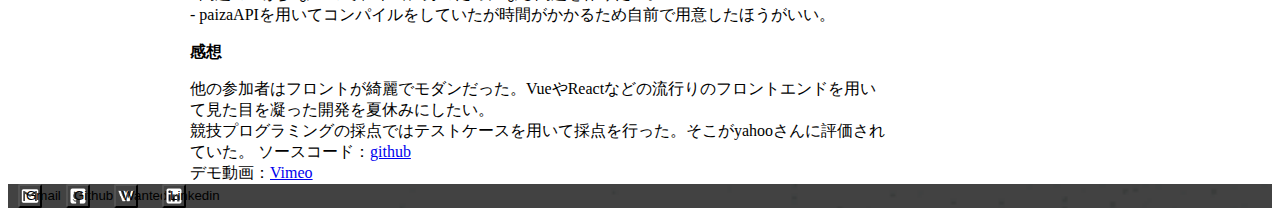
<file: portfolio/6.html>
<!doctype html>
<html lang="ja">

<head>
	<meta charset="utf-8">
	<meta http-equiv="X-UA-Compatible" content="IE=edge">
	<meta name="description" content="HACK U TOKYO作品物">
	<meta name="viewport" content="width=device-width, initial-scale=1.0, minimum-scale=1.0">
	<link rel="shortcut icon" href="../images/yuma_dot.jpg" />
	<meta name="twitter:card" content="summary" />
	<meta name="twitter:site" content="@mozzz111010" />
	<meta property="og:url" content="https://www.mozzz.work" />
	<meta property="og:title" content="tiptype" />
	<meta property="og:description" content="tiptype" />
	<meta property="og:image"
		content="https://scontent-nrt1-1.cdninstagram.com/vp/4af2537861ff0f459db5fe34a48ca4eb/5D322AD8/t51.2885-15/e35/52964929_2219319958384358_8340023051114693089_n.jpg?_nc_ht=scontent-nrt1-1.cdninstagram.com" />
	<title>tip type</title>
	<script src="https://ajax.googleapis.com/ajax/libs/jquery/3.3.1/jquery.min.js"></script>
	<link rel="stylesheet"
		href="https://fonts.googleapis.com/css?family=Roboto:regular,bold,italic,thin,light,bolditalic,black,medium&amp;lang=en">
	<link rel="stylesheet" href="https://code.getmdl.io/1.3.0/material.grey-blue.min.css" />
	<link rel="stylesheet" href="https://fonts.googleapis.com/icon?family=Material+Icons">
	<link rel="stylesheet" href="../styles.css" />
	<link rel="shortcut icon" href="../favicon.ico" type="image/x-icon">
</head>

<body>
	<div class="mdl-layout mdl-js-layout mdl-layout--fixed-header">
		<header class="mdl-layout__header mdl-layout__header--waterfall portfolio-header">
			<div class="mdl-layout__header-row portfolio-logo-row">
				<span class="mdl-layout__title">
					<div class="portfolio-logo"></div>
					<span class="mdl-layout__title">production</span>
				</span>
			</div>
			<div class="mdl-layout__header-row portfolio-navigation-row mdl-layout--large-screen-only">
				<nav class="mdl-navigation mdl-typography--body-1-force-preferred-font">
					<a class="mdl-navigation__link" href="../index.html">About</a>
					<a class="mdl-navigation__link is-active" href="../portfolio.html">Portfolio</a>
				</nav>
			</div>
		</header>
		<div class="mdl-layout__drawer mdl-layout--small-screen-only">
			<nav class="mdl-navigation mdl-typography--body-1-force-preferred-font">
				<a class="mdl-navigation__link" href="../index.html">About</a>
				<a class="mdl-navigation__link is-active" href="../portfolio.html">Portfolio</a>
			</nav>
		</div>
		<main class="mdl-layout__content">
			<div class="mdl-grid portfolio-max-width">
				<div class="mdl-cell mdl-cell--12-col mdl-card mdl-shadow--4dp">
					<div class="mdl-card__title">
						<h2 class="mdl-card__title-text">tip type</h2>
					</div>
					<div class="mdl-card__media">
						<img class="article-image" src="../images/tiptype/icon.jpeg" border="0" alt="">
					</div>
					<div class="mdl-card__supporting-text">
						<strong>担当</strong> <br>
						<span>データベース、フロントエンド、アニメーション、採点システム</span><br>
						<strong>使用技術</strong> <br>
						<span>firebase、HTML、CSS、javascript、paizaAPI</span><br>
						<strong>期間</strong><br>
						<span>4日間</span>
					</div>
					<div class="mdl-grid portfolio-copy">
						<h3 class="mdl-cell mdl-cell--12-col mdl-typography--headline port-title">Why</h3>
						<div class="mdl-card__supporting-text">
							知り合いのお子さんにハッカソンに参加してみたい（<a href="https://hacku.yahoo.co.jp/hacku2019tokyo/">HACK U
								TOKYO</a>）と言われ、参加をした作品。<br>
							自分以外が初web開発であったため、教えながら進めたかった人生である。
						</div>
						<h3 class="mdl-cell mdl-cell--12-col mdl-typography--headline port-title">What</h3>
						<div class="mdl-card__supporting-text">
							タイピングゲームをしながらプログラミングの構文を覚えるアプリ。<br>
							計算などが可能である言語に関しては競技プログラミングのようなシステムを導入し、実際にプログラミングを書いてみるというものにした。
						</div>
						<div class="mdl-cell mdl-cell--12-col">
							<img class="article-image" src="../images/tiptype/hack1.png" border="0" alt="">
						</div>
						<h3 class="mdl-cell mdl-cell--12-col mdl-typography--headline port-title">system</h3>
						<div class="mdl-cell mdl-cell--12-col">
							<img class="article-image-comp" src="../images/tiptype/hack2.png" border="0" alt="">
						</div>
						<div class="mdl-card__supporting-text">
							javascriptでタイピングの正誤判定。<a
								href="http://api.paiza.io/docs/swagger/#!/runners/">paizaAPI</a>を用いてオンラインでコンパイルをして出力結果をテストケースと判断し、採点を行った。
						</div>
						<h3 class="mdl-cell mdl-cell--12-col mdl-typography--headline port-title">改善点</h3>
						<div class="mdl-card__supporting-text">
							- UIを見やすく<br>
							- 問題の量が少ないので、本当に身のためになる問題を作りたい。<br>
							- paizaAPIを用いてコンパイルをしていたが時間がかかるため自前で用意したほうがいい。<br>
						</div>
						<h3 class="mdl-cell mdl-cell--12-col mdl-typography--headline port-title">感想</h3>
						<div class="mdl-card__supporting-text">
							他の参加者はフロントが綺麗でモダンだった。VueやReactなどの流行りのフロントエンドを用いて見た目を凝った開発を夏休みにしたい。<br>
							競技プログラミングの採点ではテストケースを用いて採点を行った。そこがyahooさんに評価されていた。
							ソースコード：<a href="https://github.com/hacku-jokers/typing_game">github</a><br>
							デモ動画：<a href="https://vimeo.com/354445841">Vimeo</a>
						</div>
					</div>
				</div>
			</div>
			<footer class="mdl-mini-footer">
				<div class="mdl-mini-footer__left-section">
					<button class="mdl-mini-footer--social-btn social-btn social-btn__gmail"
						onclick="location.href='mailto:yumayuma0322@gmail.com'">
						<span class="visuallyhidden">Gmail</span>
					</button>

					<button class="mdl-mini-footer--social-btn social-btn social-btn__github"
						onclick="location.href='https://github.com/yuma1100'">
						<span class="visuallyhidden">Github</span>
					</button>
					<button class="mdl-mini-footer--social-btn social-btn social-btn__wantedly"
						onclick="location.href='https://www.wantedly.com/users/66228158'">
						<span class="visuallyhidden">Wantedly</span>
					</button>
					<button class="mdl-mini-footer--social-btn social-btn social-btn__linkedin"
						onclick="location.href='https://www.linkedin.com/in/yuma-itonaga-56633b175'">
						<span class="visuallyhidden">Linkedin</span>
					</button>
				</div>
			</footer>
		</main>
	</div>
	<script src="https://code.getmdl.io/1.0.6/material.min.js"></script>
	<script src="../script.js"></script>
</body>

</html>
</file>
<file: styles.css>
p{
	padding: 0 20px 16px;
}
.port{
	padding: 0px;
}
.portfolio-header {
	position: relative;
	background-image: url(images/header-bg.jpg);
}

.portfolio-header .mdl-layout__header-row {
	padding: 0;
	-webkit-justify-content: center;
			-ms-flex-pack: center;
					justify-content: center;
}

.mdl-layout__title {
	font-size: 14px;
	text-align: center;
	font-weight: 300;
}

.is-compact .mdl-layout__title span {
	display: none;
}

.portfolio-logo-row {
	min-height: 200px;
}

.is-compact .portfolio-logo-row {
	min-height: auto;
}

.portfolio-logo {
	background: url(images/yuma_dot.jpg) 50% no-repeat;
	background-size: cover;
	height: 150px;
	width: 150px;
	margin: auto auto 10px;
}

.is-compact .portfolio-logo {
	height: 50px;
	width: 50px;
	margin-top: 7px;
}

.portfolio-navigation-row {
	background-color: rgba(0, 0, 0, 0.08);
	text-transform: uppercase;
	height: 45px;
}

.portfolio-navigation-row  .mdl-navigation {
	text-align: center;
	max-width: 900px;
	width: 100%;
}

.portfolio-navigation-row .mdl-navigation__link {
	-webkit-flex: 1;
			-ms-flex: 1;
					flex: 1;
	line-height: 42px;
}

.portfolio-header .mdl-layout__drawer-button {
		background-color: rgba(197, 197, 197, 0.44);
}

.portfolio-navigation-row .is-active {
	position: relative;
	font-weight: bold;
}

.portfolio-navigation-row .is-active:after {
	content: "";
	width: 70%;
	height: 2px;
	display: block;
	position: absolute;
	bottom: 0;
	left: 0;
	background-color: rgb(255,64,129);
	left: 15%;
}

.portfolio-card .mdl-card__title {
	padding-bottom: 0;
}

.portfolio-blog-card-full-bg {
	background: url(images/example-blog03.jpg) center / cover;
}

.portfolio-blog-card-event-bg {
	background: url(images/example-blog05.jpg) center / cover;
}

.portfolio-blog-card-strip-bg {
	background: url(images/example-blog06.jpg) center / cover;
}

.portfolio-blog-card-compact .mdl-card__title {
	padding-bottom: 0;
}

.portfolio-blog-card-bg > .mdl-card__actions {
	height: 52px;
	padding: 16px;
	background: rgba(0, 0, 0, 0.2);
}

img.article-image {
	width: 100%;
	height: 200px;
	object-fit: cover;
}
img.article-image-comp{
	width: 100%;
	height: 100%;
	object-fit: cover;
}
.portfolio-max-width {
	max-width: 900px;
	margin: auto;
}

.portfolio-copy {
	max-width: 700px;
}

.no-padding {
	padding: 0;
}

.no-left-padding{
	padding-left: 0;
}

.no-bottom-padding {
	padding-bottom: 0;
}

.padding-top {
	padding: 10px 0 0;
}

.portfolio-share-btn {
	position: relative;
	float: right;
	top: -4px;
}

.demo-card-event > .mdl-card__actions {
		-webkit-align-items: center;
				-ms-flex-align: center;
						align-items: center;
		box-sizing: border-box;
		display: -webkit-flex;
		display: -ms-flexbox;
		display: flex;
}

.portfolio-contact .mdl-textfield {
	width: 100%;
}

.portfolio-contact form {
	max-width: 550px;
	margin: auto;
}

footer {
	background-image: url(images/footer-background.png);
	background-size: cover;
}

.port-title{
	font-size: 16px;
}

.port-link{
	color: #6EC4FF;
}

.port-desc{
	height: 156px;
}
img.act_image{
	width: 100%;
}
.btn-center{
	margin: 0 auto;
}

#back-curtain{
	background: rgba(0, 0, 0, 0.5);
	display: none;
	position: absolute;
	left: 0;
	top: 0;
}

.act_article{
	display: none;
	overflow: scroll;
	margin: 0 auto;
	margin-top: 8px; 
	max-width: 700px;
}

.key{
	cursor: pointer;
	color: rgb(68,138,255);
	font-weight: 500;
	text-decoration: underline;
}

.social-btn__blogger {
    background-image: url(images/facebook-box.png);
}

.social-btn__twitter {
	background-image: url(images/twitter-box.png);
}

.social-btn__github {
	background-image: url(images/github-box.png);
}

.social-btn__gmail {
	background-image: url(images/gmail.png);
}

.social-btn__wantedly {
	background-image: url(images/wantedly_mark_white.png);
}

.social-btn__linkedin {
	background-image: url(images/linkedin-box.png);
}

.social-btn {
    background-position: center;
    background-size: contain;
    background-repeat: no-repeat;
    background-color: transparent;
    margin: 0 10px;
    width: 24px;
    height: 24px;
    cursor: pointer;
    opacity: 1.0;
    border-radius: 2px;
}
.inline-b {
	display: inline-block;
}
</file>
